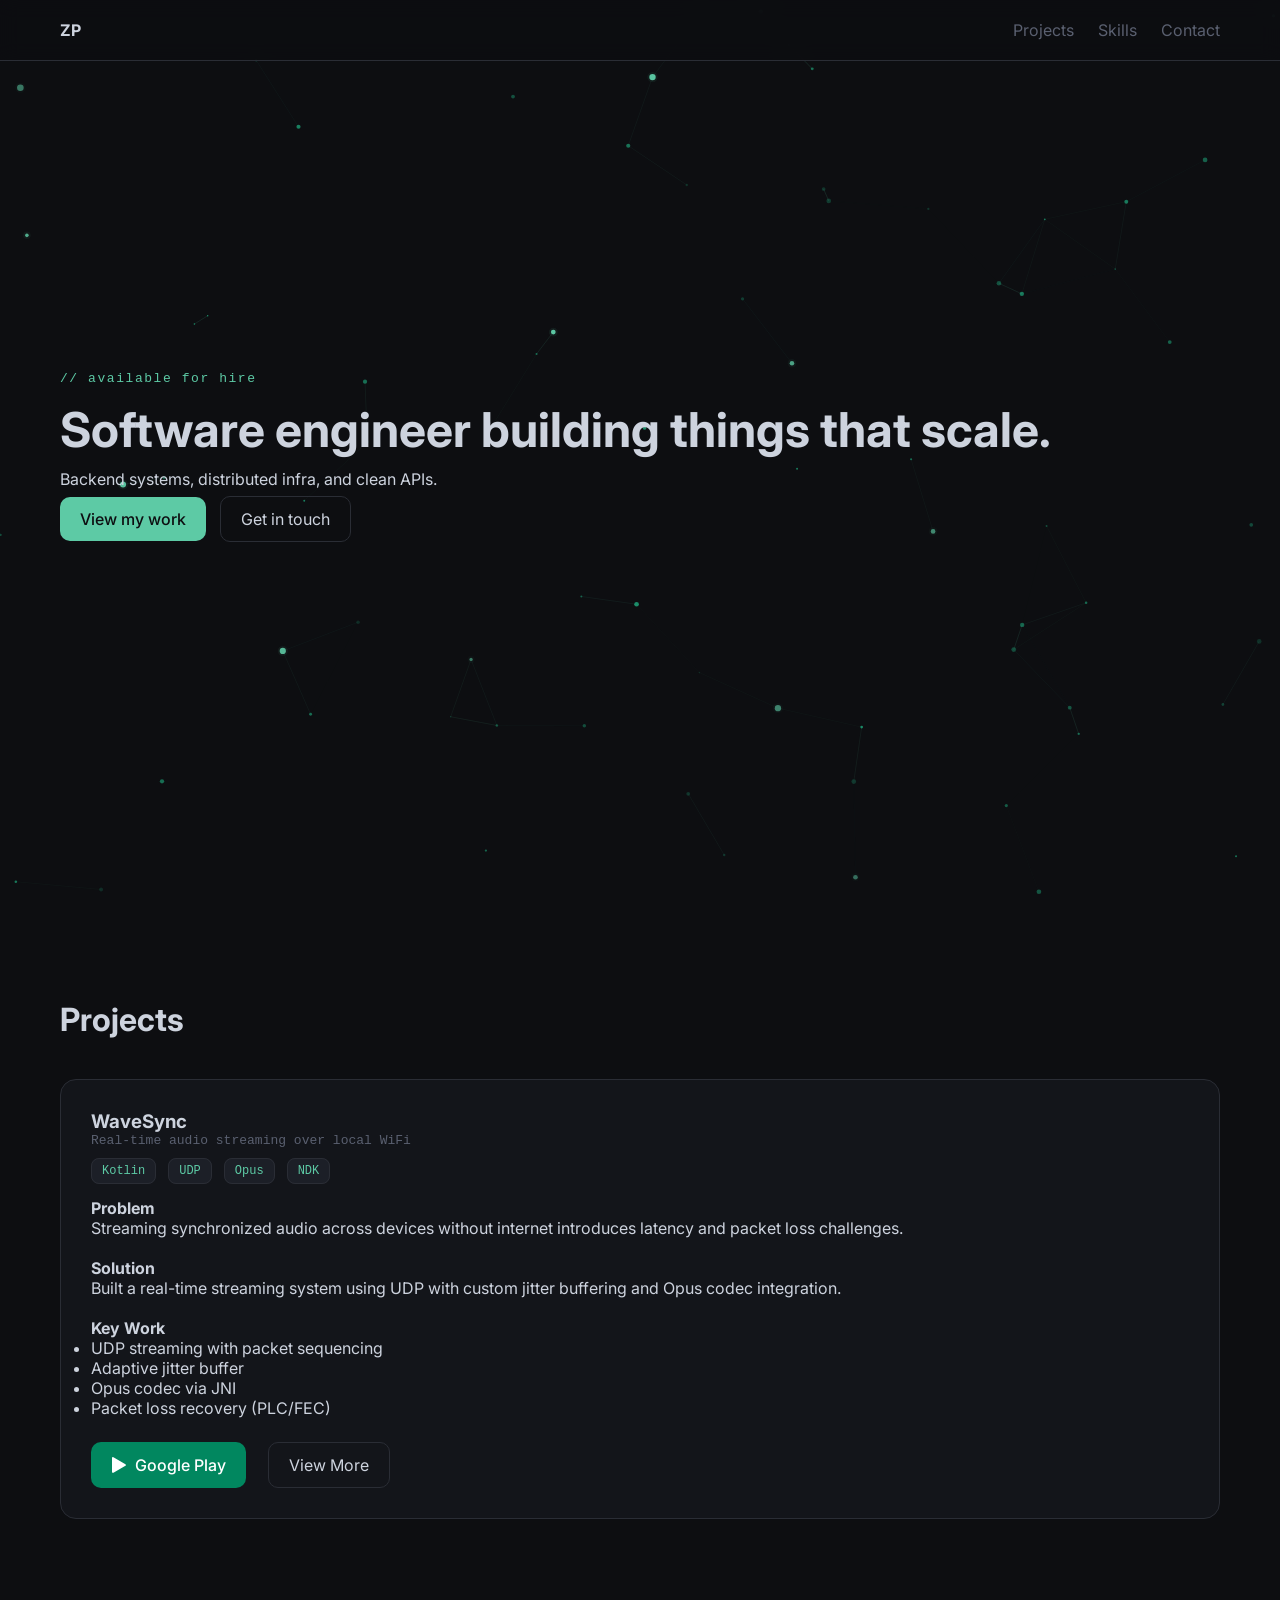
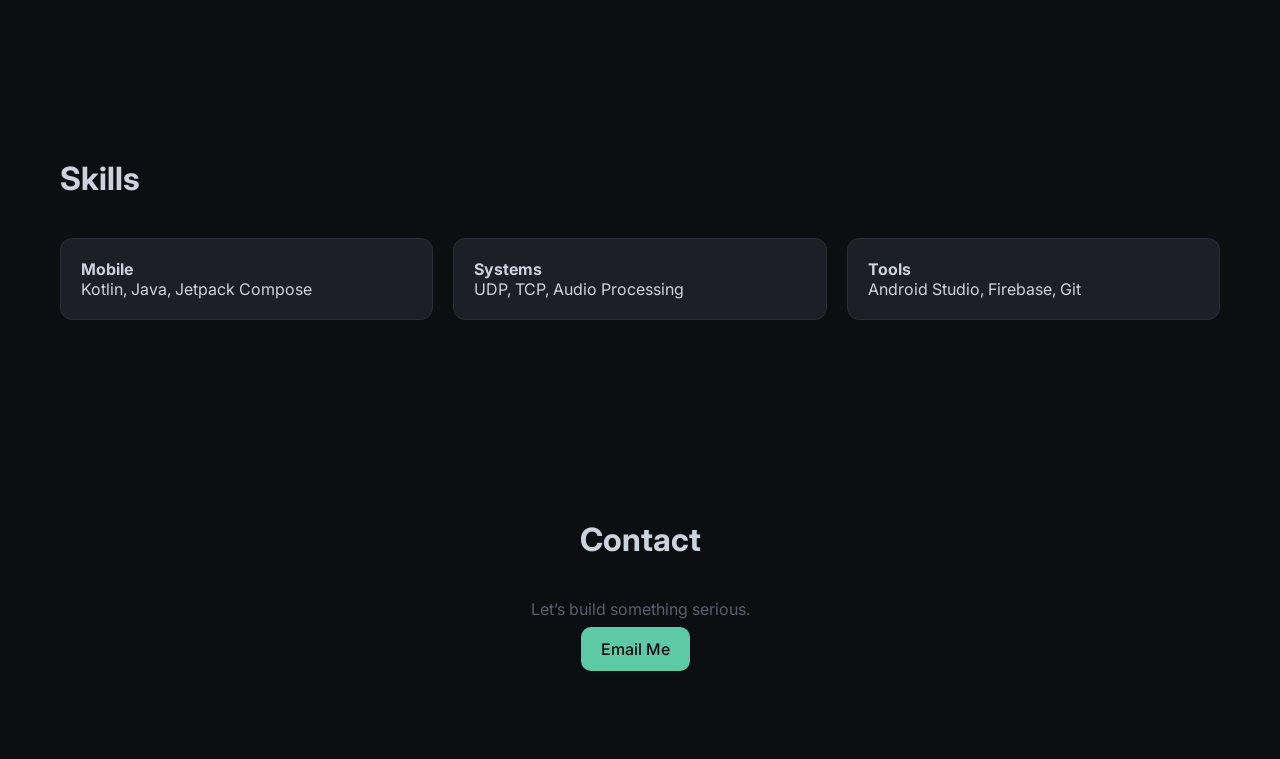
<file: index.html>
<!DOCTYPE html>
<html lang="en">
<head>
  <meta charset="UTF-8" />
  <meta name="viewport" content="width=device-width, initial-scale=1.0"/>
  <title>Your Name - Android Developer</title>
  <link rel="stylesheet" href="style/style.css" />
  <link href="https://fonts.googleapis.com/css2?family=Inter:wght@400;700&display=swap" rel="stylesheet">
  <script src="./scripts/particles.js" defer></script>
</head>
<body>

  <!-- NAVBAR -->
  <nav class="nav">
    <div class="logo">ZP</div>
    <button class="hamburger" aria-label="Toggle menu">
      <span></span><span></span><span></span>
    </button>
    <div class="nav-links">
      <a href="#projects">Projects</a>
      <a href="#skills">Skills</a>
      <a href="#contact">Contact</a>
    </div>
  </nav>

  <!-- HERO -->
 <section class="hero">
  <canvas id="p-canvas"></canvas>
  <div class="hero-text">
    <p class="hero-label">// available for hire</p>
    <h1>Software engineer building things that scale.</h1>
    <p>Backend systems, distributed infra, and clean APIs.</p>
    <div class="buttons">
      <a href="#projects" class="btn primary">View my work</a>
      <a href="#contact" class="btn secondary">Get in touch</a>
    </div>
  </div>
</section>

  <!-- PROJECTS -->
  <section id="projects" class="section">
    <h2>Projects</h2>

    <div class="project-card">
      <h3>WaveSync</h3>
      <p class="tagline">Real-time audio streaming over local WiFi</p>

      <div class="tags">
        <span>Kotlin</span>
        <span>UDP</span>
        <span>Opus</span>
        <span>NDK</span>
      </div>

      <div class="project-content">
        <div>
          <h4>Problem</h4>
          <p>Streaming synchronized audio across devices without internet introduces latency and packet loss challenges.</p>
        </div>

        <div>
          <h4>Solution</h4>
          <p>Built a real-time streaming system using UDP with custom jitter buffering and Opus codec integration.</p>
        </div>

        <div>
          <h4>Key Work</h4>
          <ul>
            <li>UDP streaming with packet sequencing</li>
            <li>Adaptive jitter buffer</li>
            <li>Opus codec via JNI</li>
            <li>Packet loss recovery (PLC/FEC)</li>
          </ul>
        </div>
      </div>

      <div class="project-links">
        <a href="https://play.google.com/store/apps/details?id=com.kunano.wavesynch&hl=en" class="btn btn-play" target="_blank" rel="noopener">
          <svg width="16" height="16" viewBox="0 0 24 24" fill="currentColor" aria-hidden="true">
            <path d="M3.18 23.76A1.5 1.5 0 0 1 1.5 22.5V1.5A1.5 1.5 0 0 1 3.66.3l18 10.5a1.5 1.5 0 0 1 0 2.4l-18 10.5a1.5 1.5 0 0 1-.48.06z"/>
          </svg>
          Google Play
        </a>
        <a href="projects/wavesynch/index.html" class="btn secondary">View More</a>
      </div>
    </div>
  </section>

  <!-- SKILLS -->
  <section id="skills" class="section">
    <h2>Skills</h2>

    <div class="skills-grid">
      <div class="skill-box">
        <h4>Mobile</h4>
        <p>Kotlin, Java, Jetpack Compose</p>
      </div>

      <div class="skill-box">
        <h4>Systems</h4>
        <p>UDP, TCP, Audio Processing</p>
      </div>

      <div class="skill-box">
        <h4>Tools</h4>
        <p>Android Studio, Firebase, Git</p>
      </div>
    </div>
  </section>

  <!-- CONTACT -->
  <section id="contact" class="section contact">
    <h2>Contact</h2>
    <p>Let’s build something serious.</p>
    <a href="mailto:your@email.com" class="btn primary">Email Me</a>
  </section>

  <script>
    var hamburger = document.querySelector('.hamburger');
    var navLinks  = document.querySelector('.nav-links');
    hamburger.addEventListener('click', function() {
      navLinks.classList.toggle('open');
    });
    document.querySelectorAll('.nav-links a').forEach(function(link) {
      link.addEventListener('click', function() {
        navLinks.classList.remove('open');
      });
    });
  </script>
</body>
</html>
</file>
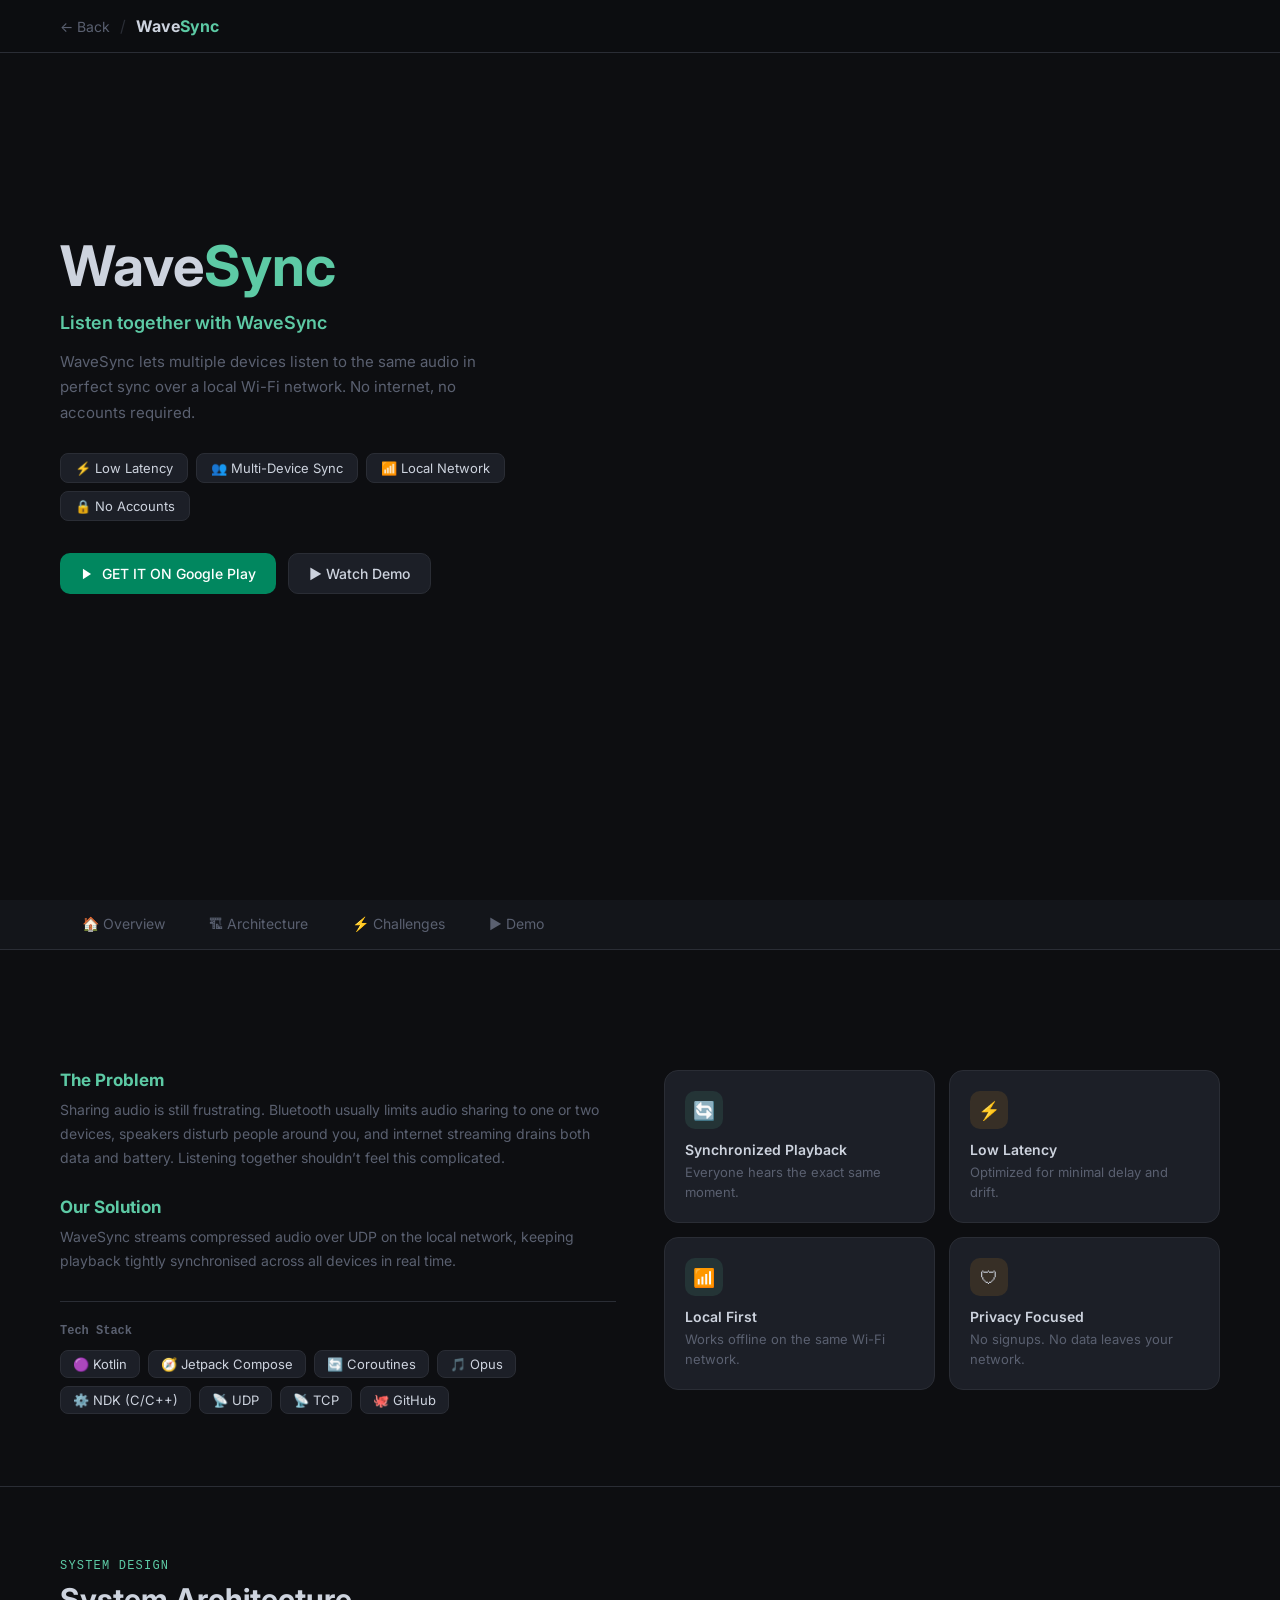
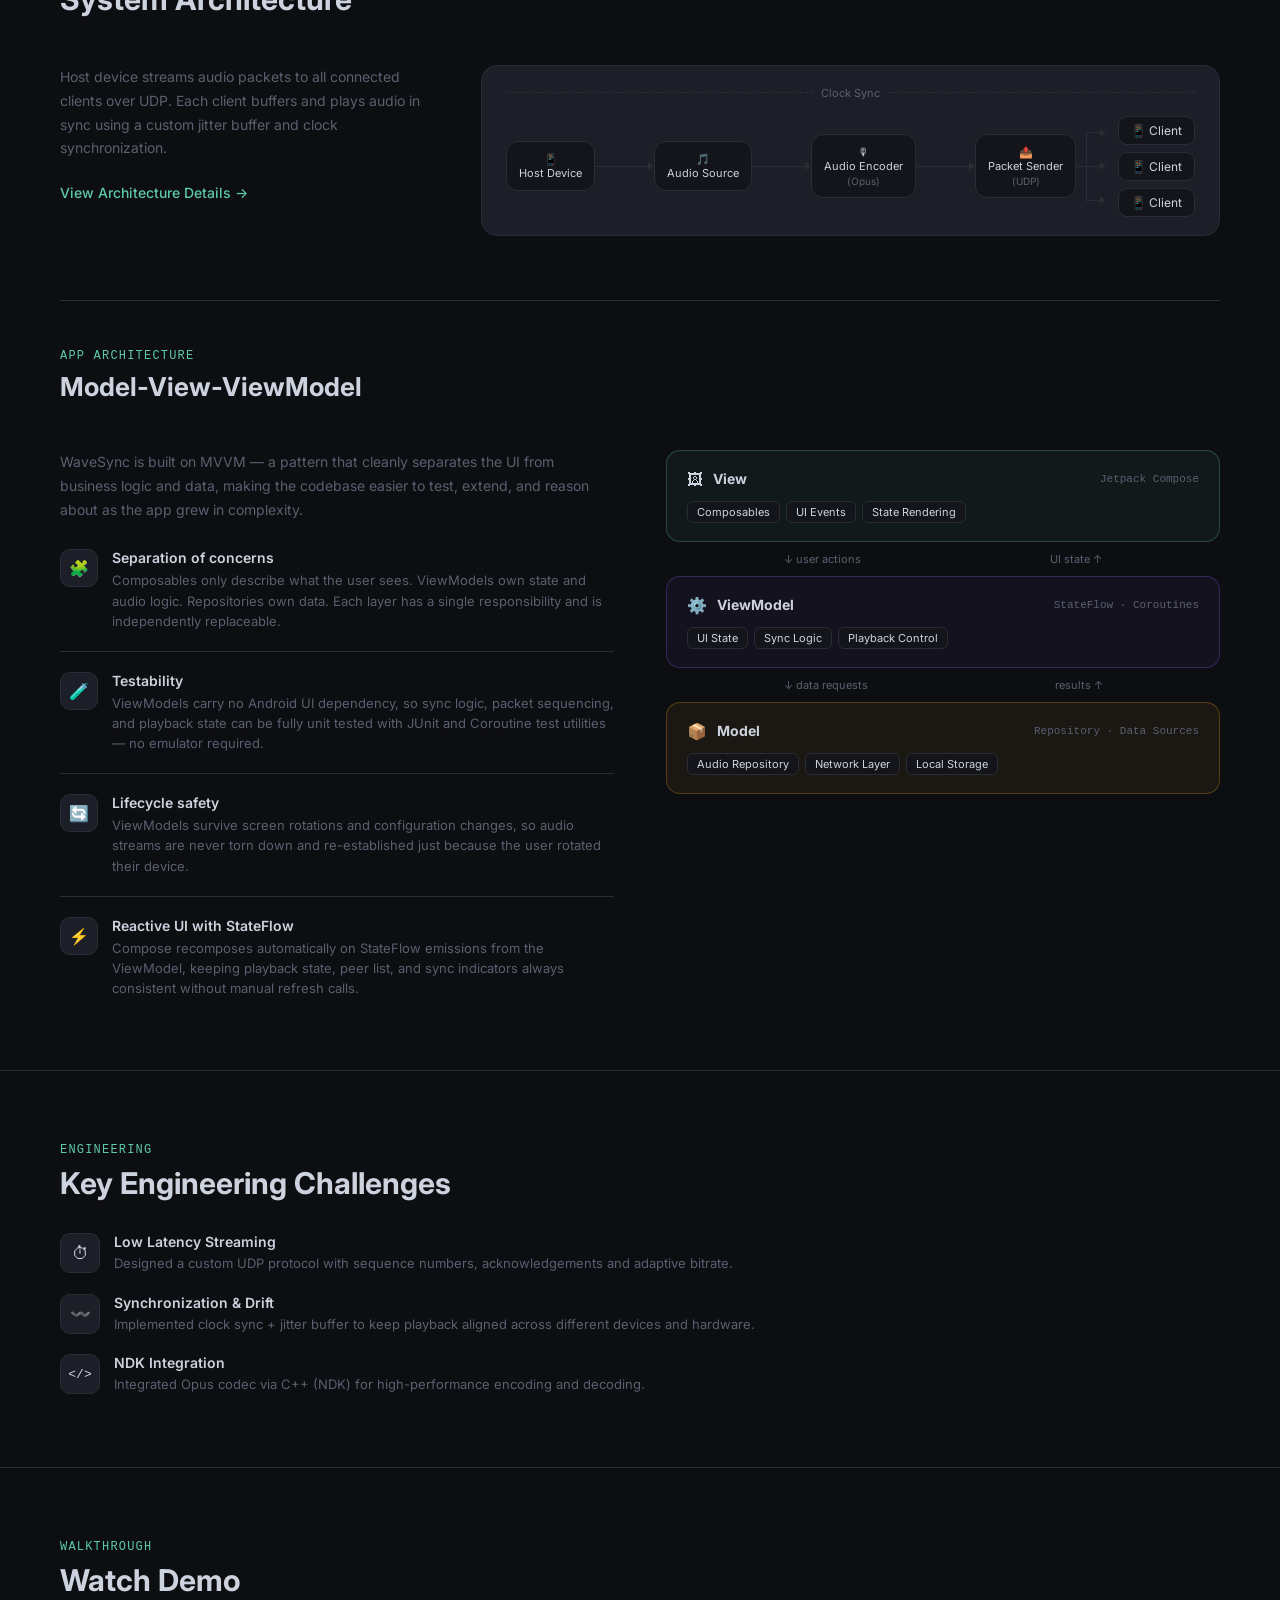
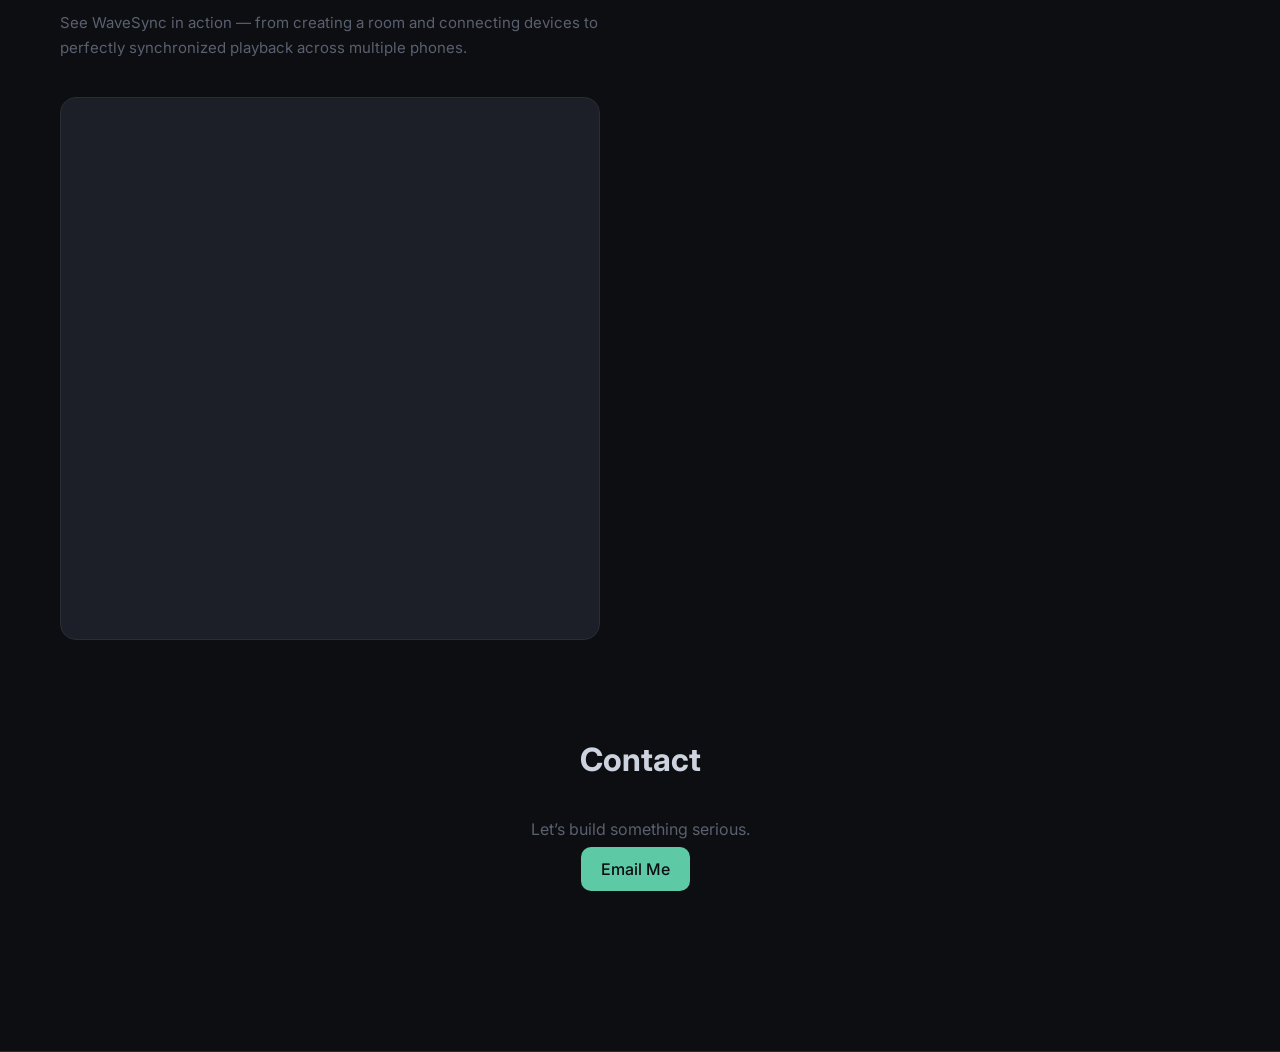
<file: projects/wavesynch/index.html>
<!DOCTYPE html>
<html lang="en">
<head>
  <meta charset="UTF-8" />
  <meta name="viewport" content="width=device-width, initial-scale=1.0" />
  <title>WaveSync — Portfolio</title>
  <link rel="preconnect" href="https://fonts.googleapis.com" />
  <link href="https://fonts.googleapis.com/css2?family=Inter:wght@400;500;600;700&display=swap" rel="stylesheet" />
  <link rel="stylesheet" href="../style/styles.css" />
  <link rel="stylesheet" href="../../style/style.css" />
</head>
<body>

  <!-- TOP NAV -->
  <nav class="ws-topbar">
    <a href="../../index.html">← Back</a>
    <span class="sep">/</span>
    <span class="ws-title">Wave<em>Sync</em></span>
  </nav>

  <!-- HERO -->
  <section class="ws-hero">
    <div class="ws-hero-left">

      <h1>Wave<em>Sync</em></h1>
      <p class="ws-tagline">Listen together with WaveSync</p>
      <p class="ws-hero-desc">WaveSync lets multiple devices listen to the same audio in perfect sync over a local Wi-Fi network. No internet, no accounts required.</p>

      <div class="ws-pills">
        <span class="ws-pill">⚡ Low Latency</span>
        <span class="ws-pill">👥 Multi-Device Sync</span>
        <span class="ws-pill">📶 Local Network</span>
        <span class="ws-pill">🔒 No Accounts</span>
      </div>

      <div class="ws-hero-btns">
        <a href="https://play.google.com/store/apps/details?id=com.kunano.wavesynch&hl=en" class="ws-btn ws-btn-play">
          <svg width="14" height="14" viewBox="0 0 24 24" fill="currentColor"><path d="M5 3l14 9-14 9V3z"/></svg>
          GET IT ON Google Play
        </a>
        <a href="#demo" class="ws-btn ws-btn-demo">▶ Watch Demo</a>
      </div>
    </div>

  </section>

  <!-- TAB BAR -->
  <nav class="ws-tabbar">
    <div class="ws-tabbar-inner">
      <a href="#overview"     class="ws-tab active">🏠 Overview</a>
      <a href="#architecture" class="ws-tab">🏗 Architecture</a>
      <a href="#challenges"   class="ws-tab">⚡ Challenges</a>
      <a href="#demo"         class="ws-tab">▶ Demo</a>
    </div>
  </nav>

  <!-- OVERVIEW -->
  <section id="overview" class="ws-section">
    <div class="ws-overview-grid">
      <div class="ws-prob-sol">
        <h3>The Problem</h3>
        <p>Sharing audio is still frustrating. Bluetooth usually limits audio sharing to one or two devices, speakers disturb people around you, and internet streaming drains both data and battery. Listening together shouldn’t feel this complicated.</p>
        <h3>Our Solution</h3>
        <p>WaveSync streams compressed audio over UDP on the local network, keeping playback tightly synchronised across all devices in real time.</p>

        <div class="ws-tech-stack">
          <h4>Tech Stack</h4>
          <div class="ws-tech-list">
            <span class="ws-tech-chip">🟣 Kotlin</span>
            <span class="ws-tech-chip">🧭 Jetpack Compose</span>
            <span class="ws-tech-chip">🔄 Coroutines</span>
            <span class="ws-tech-chip">🎵 Opus</span>
            <span class="ws-tech-chip">⚙️ NDK (C/C++)</span>
            <span class="ws-tech-chip">📡 UDP</span>
            <span class="ws-tech-chip">📡 TCP</span>
            <span class="ws-tech-chip">🐙 GitHub</span>
          </div>
        </div>
      </div>

      <div class="ws-feat-grid">
        <div class="ws-feat-card">
          <div class="ws-feat-icon" style="background:rgba(93,202,165,.12);">🔄</div>
          <h4>Synchronized Playback</h4>
          <p>Everyone hears the exact same moment.</p>
        </div>
        <div class="ws-feat-card">
          <div class="ws-feat-icon" style="background:rgba(245,166,35,.12);">⚡</div>
          <h4>Low Latency</h4>
          <p>Optimized for minimal delay and drift.</p>
        </div>
        <div class="ws-feat-card">
          <div class="ws-feat-icon" style="background:rgba(93,202,165,.12);">📶</div>
          <h4>Local First</h4>
          <p>Works offline on the same Wi-Fi network.</p>
        </div>
        <div class="ws-feat-card">
          <div class="ws-feat-icon" style="background:rgba(245,166,35,.12);">🛡</div>
          <h4>Privacy Focused</h4>
          <p>No signups. No data leaves your network.</p>
        </div>
      </div>
    </div>
  </section>

  <!-- ARCHITECTURE -->
  <section id="architecture" class="ws-section">
    <div class="ws-eyebrow">System Design</div>
    <h2>System Architecture</h2>

    <div class="ws-arch-layout">
      <div class="ws-arch-desc">
        <p>Host device streams audio packets to all connected clients over UDP. Each client buffers and plays audio in sync using a custom jitter buffer and clock synchronization.</p>
        <a href="#" class="ws-arch-link">View Architecture Details →</a>
      </div>

      <div class="ws-diagram">
        <div class="ws-clock-row">
          <div class="ws-clock-line"></div>
          <span>Clock Sync</span>
          <div class="ws-clock-line"></div>
        </div>

        <div class="ws-flow">
          <div class="ws-node">📱<br>Host Device</div>
          <div class="ws-arr"><div class="ws-arr-line"></div><div class="ws-arr-tip"></div></div>
          <div class="ws-node">🎵<br>Audio Source</div>
          <div class="ws-arr"><div class="ws-arr-line"></div><div class="ws-arr-tip"></div></div>
          <div class="ws-node">🎙<br>Audio Encoder<span>(Opus)</span></div>
          <div class="ws-arr"><div class="ws-arr-line"></div><div class="ws-arr-tip"></div></div>
          <div class="ws-node">📤<br>Packet Sender<span>(UDP)</span></div>
          <div class="ws-fanout">
            <div class="ws-fanout-stem"></div>
            <div class="ws-fanout-body">
              <div class="ws-fanout-branch"></div>
              <div class="ws-fanout-branch"></div>
              <div class="ws-fanout-branch"></div>
            </div>
          </div>
          <div class="ws-clients">
            <div class="ws-client">📱 Client</div>
            <div class="ws-client">📱 Client</div>
            <div class="ws-client">📱 Client</div>
          </div>
        </div>
      </div>
    </div>

    <!-- SEQUENCE DIAGRAM EXPAND PANEL -->
    <div id="arch-detail" class="ws-arch-detail-panel" aria-hidden="true">
      <div style="margin-bottom:24px;">
        <div class="ws-eyebrow">Protocol Flow</div>
        <h3 style="font-size:20px;color:var(--text);font-weight:600;">Connection System Design</h3>
      </div>
      <div class="ws-arch-detail-inner">

        <!-- LEFT: design rationale -->
        <div class="ws-arch-rationale">
          <div class="ws-rationale-heading">Design Rationale</div>

          <div class="ws-rationale-item">
            <span class="ws-rationale-tag tcp">TCP</span>
            <div class="ws-rationale-body">
              <h5>Reliable handshake before streaming</h5>
              <p>The host must know the guest's UDP port before any audio can flow. TCP's guaranteed delivery and ordering ensures this setup exchange never silently fails — a dropped or reordered message here would mean the stream never starts.</p>
            </div>
          </div>

          <div class="ws-rationale-item">
            <span class="ws-rationale-tag udp">UDP</span>
            <div class="ws-rationale-body">
              <h5>Fire-and-forget for the audio stream</h5>
              <p>A dropped audio packet produces a brief glitch; waiting for TCP to retransmit it would cause a far more jarring stutter — and arrive too late to be useful. UDP's lack of retransmission overhead is exactly what keeps latency low and playback smooth across devices.</p>
            </div>
          </div>

          <div class="ws-rationale-item">
            <span class="ws-rationale-tag tcp">TCP</span>
            <div class="ws-rationale-body">
              <h5>Guaranteed delivery for session control</h5>
              <p>Expulsion and control messages switch back to TCP because they must arrive. If a guest never receives their kick notification they would keep a buffer open and continue playing stale audio indefinitely, which would be a confusing and broken experience.</p>
            </div>
          </div>
        </div>

        <!-- RIGHT: sequence diagram -->
        <div class="ws-seq-diagram">

          <div class="ws-seq-participants">
            <div class="ws-seq-actor">Host</div>
            <div class="ws-seq-actor">Guest</div>
          </div>

          <div class="ws-seq-body">

            <!-- TCP: handshake -->
            <div class="ws-seq-frame ws-seq-tcp">
              <span class="ws-seq-frame-label">TCP protocol</span>

              <div class="ws-seq-msg ws-seq-rtl">
                <span class="ws-seq-msg-text">Connection request</span>
                <div class="ws-seq-arrow-line"></div>
              </div>
              <div class="ws-seq-msg ws-seq-ltr ws-seq-dash">
                <span class="ws-seq-msg-text">Answer</span>
                <div class="ws-seq-arrow-line"></div>
              </div>
              <div class="ws-seq-msg ws-seq-rtl ws-seq-dash">
                <span class="ws-seq-msg-text">UDP port ready on guest side</span>
                <div class="ws-seq-arrow-line"></div>
              </div>
            </div>

            <!-- UDP: audio -->
            <div class="ws-seq-frame ws-seq-udp">
              <span class="ws-seq-frame-label">UDP protocol</span>

              <div class="ws-seq-msg ws-seq-ltr">
                <span class="ws-seq-msg-text">Audio stream</span>
                <div class="ws-seq-arrow-line"></div>
              </div>
            </div>

            <!-- TCP: session control -->
            <div class="ws-seq-frame ws-seq-tcp">
              <span class="ws-seq-frame-label">TCP protocol</span>

              <div class="ws-seq-msg ws-seq-ltr">
                <span class="ws-seq-msg-text">Notify guest of their expulsion</span>
                <div class="ws-seq-arrow-line"></div>
              </div>
              <div class="ws-seq-divider">Session control panel</div>
            </div>

          </div>
        </div>

      </div>
    </div>

    <!-- MVVM SUBSECTION -->
    <div class="ws-mvvm-sub">
      <div class="ws-eyebrow">App Architecture</div>
      <h3 class="ws-mvvm-heading">Model-View-ViewModel</h3>

      <div class="ws-mvvm-layout">

        <!-- Left: rationale -->
        <div>
          <p class="ws-mvvm-intro">WaveSync is built on MVVM — a pattern that cleanly separates the UI from business logic and data, making the codebase easier to test, extend, and reason about as the app grew in complexity.</p>

          <div class="ws-mvvm-reasons">
            <div class="ws-mvvm-reason">
              <div class="ws-mvvm-reason-icon">🧩</div>
              <div>
                <h5>Separation of concerns</h5>
                <p>Composables only describe what the user sees. ViewModels own state and audio logic. Repositories own data. Each layer has a single responsibility and is independently replaceable.</p>
              </div>
            </div>
            <div class="ws-mvvm-reason">
              <div class="ws-mvvm-reason-icon">🧪</div>
              <div>
                <h5>Testability</h5>
                <p>ViewModels carry no Android UI dependency, so sync logic, packet sequencing, and playback state can be fully unit tested with JUnit and Coroutine test utilities — no emulator required.</p>
              </div>
            </div>
            <div class="ws-mvvm-reason">
              <div class="ws-mvvm-reason-icon">🔄</div>
              <div>
                <h5>Lifecycle safety</h5>
                <p>ViewModels survive screen rotations and configuration changes, so audio streams are never torn down and re-established just because the user rotated their device.</p>
              </div>
            </div>
            <div class="ws-mvvm-reason">
              <div class="ws-mvvm-reason-icon">⚡</div>
              <div>
                <h5>Reactive UI with StateFlow</h5>
                <p>Compose recomposes automatically on StateFlow emissions from the ViewModel, keeping playback state, peer list, and sync indicators always consistent without manual refresh calls.</p>
              </div>
            </div>
          </div>
        </div>

        <!-- Right: diagram -->
        <div class="ws-mvvm-diagram">

          <div class="ws-mvvm-layer ws-mvvm-view">
            <div class="ws-mvvm-layer-header">
              <span>🖼</span>
              <span class="ws-mvvm-layer-name">View</span>
              <span class="ws-mvvm-layer-sub">Jetpack Compose</span>
            </div>
            <div class="ws-mvvm-chips">
              <span class="ws-mvvm-chip">Composables</span>
              <span class="ws-mvvm-chip">UI Events</span>
              <span class="ws-mvvm-chip">State Rendering</span>
            </div>
          </div>

          <div class="ws-mvvm-conn">
            <span>↓ user actions</span>
            <span>UI state ↑</span>
          </div>

          <div class="ws-mvvm-layer ws-mvvm-vm">
            <div class="ws-mvvm-layer-header">
              <span>⚙️</span>
              <span class="ws-mvvm-layer-name">ViewModel</span>
              <span class="ws-mvvm-layer-sub">StateFlow · Coroutines</span>
            </div>
            <div class="ws-mvvm-chips">
              <span class="ws-mvvm-chip">UI State</span>
              <span class="ws-mvvm-chip">Sync Logic</span>
              <span class="ws-mvvm-chip">Playback Control</span>
            </div>
          </div>

          <div class="ws-mvvm-conn">
            <span>↓ data requests</span>
            <span>results ↑</span>
          </div>

          <div class="ws-mvvm-layer ws-mvvm-model">
            <div class="ws-mvvm-layer-header">
              <span>📦</span>
              <span class="ws-mvvm-layer-name">Model</span>
              <span class="ws-mvvm-layer-sub">Repository · Data Sources</span>
            </div>
            <div class="ws-mvvm-chips">
              <span class="ws-mvvm-chip">Audio Repository</span>
              <span class="ws-mvvm-chip">Network Layer</span>
              <span class="ws-mvvm-chip">Local Storage</span>
            </div>
          </div>

        </div>
      </div>
    </div>

  </section>

  <!-- CHALLENGES -->
  <section id="challenges" class="ws-section">
      <div class="ws-eyebrow">Engineering</div>
      <h2>Key Engineering Challenges</h2>

      <div class="ws-challenge-list">
        <div class="ws-ch-item">
          <div class="ws-ch-icon">⏱</div>
          <div>
            <h4>Low Latency Streaming</h4>
            <p>Designed a custom UDP protocol with sequence numbers, acknowledgements and adaptive bitrate.</p>
          </div>
        </div>

        <div class="ws-ch-item">
          <div class="ws-ch-icon">〰️</div>
          <div>
            <h4>Synchronization &amp; Drift</h4>
            <p>Implemented clock sync + jitter buffer to keep playback aligned across different devices and hardware.</p>
          </div>
        </div>
        <div class="ws-ch-item">
          <div class="ws-ch-icon" style="font-size:13px;font-family:monospace;">&lt;/&gt;</div>
          <div>
            <h4>NDK Integration</h4>
            <p>Integrated Opus codec via C++ (NDK) for high-performance encoding and decoding.</p>
          </div>
        </div>
      </div>
  </section>

  <!-- WATCH DEMO -->
  <section id="demo" class="ws-section">
    <div class="ws-eyebrow">Walkthrough</div>
    <h2>Watch Demo</h2>
    <p style="color:var(--muted);font-size:15px;line-height:1.7;margin-top:8px;max-width:560px;">See WaveSync in action — from creating a room and connecting devices to perfectly synchronized playback across multiple phones.</p>

    <div style="margin-top:36px;background:var(--card);border:1px solid var(--border);border-radius:16px;overflow:hidden;max-width:540px;width:100%;">
      <iframe src="https://www.linkedin.com/embed/feed/update/urn:li:ugcPost:7422322542562021376" height="541" frameborder="0" allowfullscreen="" title="WaveSync Demo" style="display:block;width:100%;min-width:0;"></iframe>
    </div>
    <!-- CONTACT -->
  <section id="contact" class="section contact">
    <h2>Contact</h2>
    <p>Let’s build something serious.</p>
    <a href="mailto:your@email.com" class="btn primary">Email Me</a>
  </section>

  </section>

  <script>
    const sections = document.querySelectorAll('section[id]');
    const tabs = document.querySelectorAll('.ws-tab');

    const io = new IntersectionObserver(entries => {
      entries.forEach(e => {
        if (e.isIntersecting) {
          tabs.forEach(t => t.classList.remove('active'));
          const match = document.querySelector(`.ws-tab[href="#${e.target.id}"]`);
          if (match) match.classList.add('active');
        }
      });
    }, { rootMargin: '-45% 0px -45% 0px' });

    sections.forEach(s => io.observe(s));

    const archToggle = document.querySelector('.ws-arch-link');
    const archPanel  = document.getElementById('arch-detail');
    if (archToggle && archPanel) {
      archToggle.addEventListener('click', function(e) {
        e.preventDefault();
        const isOpen = archPanel.classList.toggle('open');
        archPanel.setAttribute('aria-hidden', String(!isOpen));
        this.textContent = isOpen ? 'Hide Architecture Details ↑' : 'View Architecture Details →';
      });
    }
  </script>

</body>
</html>
</file>
<file: style/style.css>
:root {
  --bg:      #0D0E11;
  --surface: #13151A;
  --card:    #1C1F27;
  --border:  #2A2D35;
  --muted:   #5A6070;
  --text:    #CDD3DE;
  --accent:  #5DCAA5;
}

* {
  margin: 0;
  padding: 0;
  box-sizing: border-box;
  font-family: 'Inter', sans-serif;
}

body {
  background: var(--bg);
  color: var(--text);
}

/* NAV */
.nav {
  display: flex;
  justify-content: space-between;
  align-items: center;
  padding: 20px 60px;
  position: fixed;
  width: 100%;
  background: rgba(13, 14, 17, 0.85);
  backdrop-filter: blur(10px);
  border-bottom: 1px solid var(--border);
  z-index: 100;
}

.hamburger {
  display: none;
  flex-direction: column;
  gap: 5px;
  background: none;
  border: none;
  cursor: pointer;
  padding: 4px;
}

.hamburger span {
  display: block;
  width: 22px;
  height: 2px;
  background: var(--text);
  border-radius: 2px;
}

.logo {
  font-weight: bold;
  color: var(--text);
}

.nav a {
  margin-left: 20px;
  color: var(--muted);
  text-decoration: none;
}

/* HERO */
.hero {
  position: relative;
  height: 100vh;
  display: flex;
  align-items: center;
  padding: 0 60px;
  overflow: hidden;
}

.hero h1 {
  font-size: 48px;
  line-height: 1.15;
  margin-bottom: 12px;
}

#p-canvas {
  position: absolute;
  top: 0; left: 0;
  width: 100%; height: 100%;
  z-index: 0;
}

.hero-text {
  position: relative;
  z-index: 1;
}

.hero-label {
  font-family: monospace;
  font-size: 13px;
  color: var(--accent);
  letter-spacing: 0.12em;
  margin-bottom: 16px;
}

.buttons {
  margin-top: 20px;
}

.btn {
  padding: 12px 20px;
  border-radius: 10px;
  text-decoration: none;
  margin-right: 10px;
}

.primary {
  background: var(--accent);
  color: var(--bg);
  font-weight: 500;
}

.secondary {
  border: 1px solid var(--border);
  color: var(--text);
}

/* SECTION */
.section {
  padding: 100px 60px;
}

.section h2 {
  font-size: 32px;
  margin-bottom: 40px;
  color: var(--text);
}

/* PROJECT CARD */
.project-card {
  background: var(--surface);
  border: 1px solid var(--border);
  padding: 30px;
  border-radius: 16px;
  margin-bottom: 40px;
}

.tagline {
  color: var(--muted);
  margin-bottom: 10px;
  font-family: monospace;
  font-size: 13px;
}

.tags span {
  background: var(--card);
  color: var(--accent);
  border: 0.5px solid var(--border);
  padding: 5px 10px;
  border-radius: 8px;
  margin-right: 8px;
  font-size: 12px;
  font-family: monospace;
}

.project-content {
  margin-top: 20px;
}

.project-content div {
  margin-bottom: 20px;
}

.project-links {
  display: flex;
  gap: 12px;
  margin-top: 24px;
  flex-wrap: wrap;
}

.btn-play {
  background: #01875f;
  color: #fff;
  font-weight: 500;
  display: inline-flex;
  align-items: center;
  gap: 8px;
}

/* SKILLS */
.skills-grid {
  display: flex;
  gap: 20px;
}

.skill-box {
  background: var(--card);
  border: 1px solid var(--border);
  padding: 20px;
  border-radius: 12px;
  flex: 1;
}

/* CONTACT */
.contact {
  text-align: center;
}

.contact p {
  margin: 20px 0;
  color: var(--muted);
}

/* RESPONSIVE — tablet */
@media (max-width: 900px) {
  .nav {
    padding: 18px 32px;
  }

  .hero {
    padding: 0 32px;
  }

  .hero h1 {
    font-size: 38px;
  }

  .section {
    padding: 80px 32px;
  }
}

/* RESPONSIVE — mobile */
@media (max-width: 640px) {
  .nav {
    padding: 16px 20px;
    flex-wrap: wrap;
    gap: 0;
  }

  .hamburger {
    display: flex;
  }

  .nav-links {
    display: none;
    width: 100%;
    flex-direction: column;
    padding: 8px 0 4px;
  }

  .nav-links.open {
    display: flex;
  }

  .nav a {
    margin-left: 0;
    padding: 10px 0;
    border-top: 1px solid var(--border);
  }

  .hero {
    padding: 0 20px;
    align-items: flex-end;
    padding-bottom: 80px;
  }

  .hero h1 {
    font-size: 26px;
  }

  .section {
    padding: 60px 20px;
  }

  .section h2 {
    font-size: 24px;
    margin-bottom: 28px;
  }

  .project-card {
    padding: 20px;
  }

  .tags {
    display: flex;
    flex-wrap: wrap;
    gap: 8px;
  }

  .tags span {
    margin-right: 0;
  }

  .skills-grid {
    flex-direction: column;
  }

  .buttons {
    display: flex;
    flex-direction: column;
    gap: 12px;
    align-items: flex-start;
  }

  .btn {
    margin-right: 0;
  }
}
</file>
<file: projects/style/styles.css>
:root {
      --bg:      #0D0E11;
      --surface: #13151A;
      --card:    #1C1F27;
      --border:  #2A2D35;
      --muted:   #5A6070;
      --text:    #CDD3DE;
      --accent:  #5DCAA5;
    }
    *, *::before, *::after { margin: 0; padding: 0; box-sizing: border-box; }
    body { background: var(--bg); color: var(--text); font-family: 'Inter', sans-serif; }

    /* ── TOP NAV ── */
    .ws-topbar {
      display: flex;
      align-items: center;
      gap: 10px;
      padding: 16px 60px;
      position: fixed;
      width: 100%;
      background: rgba(13,14,17,0.9);
      backdrop-filter: blur(12px);
      border-bottom: 1px solid var(--border);
      z-index: 200;
    }
    .ws-topbar a {
      color: var(--muted);
      text-decoration: none;
      font-size: 14px;
      transition: color .2s;
    }
    .ws-topbar a:hover { color: var(--text); }
    .ws-topbar .sep { color: var(--border); }
    .ws-topbar .ws-title { font-weight: 700; color: var(--text); }
    .ws-topbar .ws-title em { font-style: normal; color: var(--accent); }

    /* ── HERO ── */
    .ws-hero {
      min-height: 100vh;
      display: flex;
      align-items: center;
      gap: 60px;
      padding: 10px 60px 80px;
    }
    .ws-hero-left { flex: 1; max-width: 560px; }
    .ws-hero-right {
      flex: 1;
      display: flex;
      justify-content: center;
      align-items: center;
    }

    .ws-hero h1 {
      font-size: 56px;
      font-weight: 700;
      line-height: 1.1;
      margin-bottom: 14px;
      color: var(--text);
    }
    .ws-hero h1 em { font-style: normal; color: var(--accent); }

    .ws-tagline {
      font-size: 18px;
      font-weight: 600;
      color: var(--accent);
      margin-bottom: 16px;
    }
    .ws-hero-desc {
      font-size: 15px;
      color: var(--muted);
      line-height: 1.7;
      margin-bottom: 28px;
      max-width: 460px;
    }

    .ws-pills {
      display: flex;
      flex-wrap: wrap;
      gap: 8px;
      margin-bottom: 32px;
    }
    .ws-pill {
      background: var(--card);
      border: 1px solid var(--border);
      color: var(--text);
      font-size: 13px;
      padding: 6px 14px;
      border-radius: 8px;
    }

    .ws-hero-btns { display: flex; flex-wrap: wrap; gap: 12px; }
    .ws-btn {
      display: inline-flex;
      align-items: center;
      gap: 8px;
      padding: 11px 20px;
      border-radius: 10px;
      font-size: 14px;
      font-weight: 500;
      text-decoration: none;
      transition: opacity .2s;
      border: none;
      cursor: pointer;
    }
    .ws-btn:hover { opacity: 0.82; }
    .ws-btn-play  { background: #01875f; color: #fff; }
    .ws-btn-gh    { background: var(--card); border: 1px solid var(--border); color: var(--text); }
    .ws-btn-demo  { background: var(--card); border: 1px solid var(--border); color: var(--text); }

    /* phone cluster */
    .ws-phone-cluster {
      position: relative;
      width: 100%;
      max-width: 420px;
      height: 380px;
    }
    .ws-phone {
      position: absolute;
      background: var(--card);
      border: 1px solid var(--border);
      border-radius: 28px;
      overflow: hidden;
      display: flex;
      flex-direction: column;
    }
    .ws-phone-main  { width: 180px; height: 360px; left: 50%; transform: translateX(-50%); top: 0; z-index: 2; }
    .ws-phone-left  { width: 140px; height: 280px; left: 10px; top: 40px; z-index: 1; opacity: .65; }
    .ws-phone-right { width: 140px; height: 280px; right: 10px; top: 40px; z-index: 1; opacity: .65; }
    .ws-phone-inner {
      padding: 16px 12px 14px;
      flex: 1;
      display: flex;
      flex-direction: column;
      align-items: center;
      gap: 8px;
    }
    .ws-phone-status { font-size: 10px; color: var(--accent); }
    .ws-wave-ring {
      border-radius: 50%;
      border: 2px solid var(--accent);
      display: flex; align-items: center; justify-content: center;
      box-shadow: 0 0 18px rgba(93,202,165,.2);
    }
    .ws-track-info { text-align: center; }
    .ws-track-info strong { display: block; font-size: 13px; color: var(--text); }
    .ws-track-info span   { font-size: 11px; color: var(--muted); }
    .ws-sync-badge {
      margin-top: auto;
      background: rgba(93,202,165,.12);
      border: 1px solid var(--accent);
      color: var(--accent);
      font-size: 10px;
      padding: 5px 10px;
      border-radius: 6px;
      display: flex; align-items: center; gap: 5px;
    }

    /* ── TAB BAR ── */
    .ws-tabbar {
      position: sticky;
      top: 53px;
      background: var(--surface);
      border-bottom: 1px solid var(--border);
      z-index: 100;
    }
    .ws-tabbar-inner {
      display: flex;
      overflow-x: auto;
      padding: 0 60px;
      scrollbar-width: none;
    }
    .ws-tabbar-inner::-webkit-scrollbar { display: none; }
    .ws-tab {
      display: flex;
      align-items: center;
      gap: 7px;
      padding: 15px 22px;
      color: var(--muted);
      font-size: 14px;
      text-decoration: none;
      border-bottom: 2px solid transparent;
      white-space: nowrap;
      transition: color .2s;
    }
    .ws-tab:hover { color: var(--text); }
    .ws-tab.active { color: var(--accent); border-bottom-color: var(--accent); }

    /* ── SECTIONS ── */
    .ws-section {
      padding: 72px 60px;
      border-bottom: 1px solid var(--border);
    }
    .ws-eyebrow {
      font-size: 12px;
      font-family: monospace;
      color: var(--accent);
      letter-spacing: .1em;
      margin-bottom: 8px;
      text-transform: uppercase;
    }
    .ws-section h2 {
      font-size: 30px;
      color: var(--text);
      margin-bottom: 12px;
    }
    .ws-section > p {
      color: var(--muted);
      font-size: 15px;
      line-height: 1.7;
    }

    /* ── OVERVIEW ── */
    .ws-overview-grid {
      display: grid;
      grid-template-columns: 1fr 1fr;
      gap: 48px;
      margin-top: 48px;
      align-items: start;
    }
    .ws-prob-sol h3 {
      font-size: 17px;
      color: var(--accent);
      margin-bottom: 8px;
    }
    .ws-prob-sol p {
      color: var(--muted);
      font-size: 14px;
      line-height: 1.7;
      margin-bottom: 28px;
    }
    .ws-feat-grid {
      display: grid;
      grid-template-columns: 1fr 1fr;
      gap: 14px;
    }
    .ws-feat-card {
      background: var(--card);
      border: 1px solid var(--border);
      border-radius: 14px;
      padding: 20px;
    }
    .ws-feat-icon {
      width: 38px; height: 38px;
      border-radius: 10px;
      display: flex; align-items: center; justify-content: center;
      font-size: 18px;
      margin-bottom: 12px;
    }
    .ws-feat-card h4 { font-size: 14px; color: var(--text); font-weight: 600; margin-bottom: 5px; }
    .ws-feat-card p  { font-size: 13px; color: var(--muted); line-height: 1.5; }

    .ws-tech-stack {
      margin-top: 28px;
      padding-top: 22px;
      border-top: 1px solid var(--border);
    }
    .ws-tech-stack h4 { font-size: 12px; color: var(--muted); font-family: monospace; margin-bottom: 12px; }
    .ws-tech-list { display: flex; flex-wrap: wrap; gap: 8px; }
    .ws-tech-chip {
      background: var(--card);
      border: 1px solid var(--border);
      color: var(--text);
      font-size: 13px;
      padding: 5px 12px;
      border-radius: 8px;
    }

    /* ── ARCHITECTURE ── */
    .ws-arch-layout {
      display: grid;
      grid-template-columns: 1fr 2fr;
      gap: 52px;
      margin-top: 48px;
      align-items: start;
    }
    .ws-arch-desc p { color: var(--muted); font-size: 14px; line-height: 1.7; margin-bottom: 22px; }
    .ws-arch-link {
      display: inline-flex;
      align-items: center;
      gap: 5px;
      color: var(--accent);
      font-size: 14px;
      font-weight: 500;
      text-decoration: none;
    }
    .ws-arch-link:hover { text-decoration: underline; }

    .ws-diagram {
      background: var(--card);
      border: 1px solid var(--border);
      border-radius: 16px;
      padding: 28px 24px 24px;
    }
    .ws-clock-row {
      display: flex;
      align-items: center;
      gap: 8px;
      font-size: 11px;
      color: var(--muted);
      margin-bottom: 22px;
    }
    .ws-clock-line { flex: 1; border-top: 1px dashed var(--border); }

    .ws-flow {
      display: flex;
      align-items: center;
    }
    .ws-node {
      background: var(--surface);
      border: 1px solid var(--border);
      border-radius: 12px;
      padding: 10px 12px;
      text-align: center;
      font-size: 11px;
      color: var(--text);
      flex-shrink: 0;
    }
    .ws-node span { display: block; font-size: 10px; color: var(--muted); margin-top: 2px; }
    .ws-arr {
      flex: 1;
      display: flex;
      align-items: center;
      min-width: 16px;
    }
    .ws-arr-line { flex: 1; height: 1px; background: var(--border); }
    .ws-arr-tip  {
      width: 0; height: 0;
      border-top: 4px solid transparent;
      border-bottom: 4px solid transparent;
      border-left: 6px solid var(--border);
    }
    .ws-clients { display: flex; flex-direction: column; gap: 7px; margin-left: 12px; }
    .ws-client  {
      display: flex; align-items: center; gap: 7px;
      background: var(--surface);
      border: 1px solid var(--border);
      border-radius: 9px;
      padding: 8px 12px;
      font-size: 12px;
      color: var(--text);
      white-space: nowrap;
    }

    /* ── CHALLENGES + PERFORMANCE ── */
    .ws-cp-wrap {
      display: grid;
      grid-template-columns: 1fr 1fr;
      border-bottom: 1px solid var(--border);
    }
    .ws-cp-wrap .ws-section { border-bottom: none; }
    .ws-cp-wrap .ws-section:first-child { border-right: 1px solid var(--border); }

    .ws-challenge-list { display: flex; flex-direction: column; gap: 20px; margin-top: 32px; }
    .ws-ch-item { display: flex; gap: 14px; align-items: flex-start; }
    .ws-ch-icon {
      width: 40px; height: 40px; flex-shrink: 0;
      background: var(--card);
      border: 1px solid var(--border);
      border-radius: 10px;
      display: flex; align-items: center; justify-content: center;
      font-size: 17px;
    }
    .ws-ch-item h4 { font-size: 14px; color: var(--text); font-weight: 600; margin-bottom: 4px; }
    .ws-ch-item p  { font-size: 13px; color: var(--muted); line-height: 1.5; }

    .ws-perf-grid { display: grid; grid-template-columns: 1fr 1fr; gap: 14px; margin-top: 32px; }
    .ws-perf-card {
      background: var(--card);
      border: 1px solid var(--border);
      border-radius: 14px;
      padding: 24px 16px;
      text-align: center;
    }
    .ws-perf-val  { font-size: 30px; font-weight: 700; margin-bottom: 6px; }
    .ws-perf-label { font-size: 12px; color: var(--muted); }
    .green  { color: var(--accent); }
    .orange { color: #F5A623; }

    /* ── RESPONSIVE ── */

    /* Tablet */
    @media (max-width: 960px) {
      .ws-topbar        { padding: 14px 32px; }
      .ws-tabbar-inner  { padding: 0 32px; }
      .ws-hero          { padding: 88px 32px 60px; flex-direction: column; }
      .ws-hero-left     { max-width: 100%; }
      .ws-hero-right    { display: none; }
      .ws-section       { padding: 56px 32px; }
      .ws-overview-grid { grid-template-columns: 1fr; }
      .ws-arch-layout   { grid-template-columns: 1fr; gap: 32px; }
      .ws-cp-wrap       { grid-template-columns: 1fr; }
      .ws-cp-wrap .ws-section:first-child { border-right: none; border-bottom: 1px solid var(--border); }
    }

    /* Mobile */
    @media (max-width: 600px) {
      .ws-topbar        { padding: 14px 20px; }
      .ws-tabbar-inner  { padding: 0 16px; }
      .ws-hero          { padding: 80px 20px 48px; }
      .ws-hero h1       { font-size: 34px; }
      .ws-tagline       { font-size: 16px; }
      .ws-hero-desc     { font-size: 14px; margin-bottom: 22px; }
      .ws-section       { padding: 48px 20px; }
      .ws-section h2    { font-size: 24px; }
      .ws-overview-grid { gap: 28px; }
      .ws-feat-grid     { grid-template-columns: 1fr; }
      .ws-arch-layout   { gap: 24px; }
      .ws-diagram       { overflow-x: auto; -webkit-overflow-scrolling: touch; padding: 20px 16px; }
      .ws-flow          { min-width: 480px; }
      .ws-challenge-list { gap: 16px; }
      .ws-hero-btns     { flex-direction: column; align-items: flex-start; }
      .ws-btn           { width: 100%; justify-content: center; }
    }

    /* Small phones */
    @media (max-width: 400px) {
      .ws-topbar     { padding: 12px 16px; }
      .ws-section    { padding: 40px 16px; }
      .ws-hero       { padding: 76px 16px 40px; }
      .ws-hero h1    { font-size: 28px; }
      .ws-section h2 { font-size: 22px; }
      .ws-pills      { gap: 6px; }
      .ws-pill       { font-size: 12px; padding: 5px 10px; }
    }




    @keyframes wsBar {
      0%, 100% { transform: scaleY(0.15); }
      50%       { transform: scaleY(1); }
    }
    @keyframes wsFloat {
      0%, 100% { transform: translateY(0);   opacity: .45; }
      50%       { transform: translateY(-7px); opacity: .85; }
    }
    .ws-bar {
      width: 5px;
      border-radius: 3px;
      background: #5DCAA5;
      box-shadow: 0 0 5px rgba(93,202,165,.65);
      animation: wsBar 1.35s ease-in-out infinite;
      transform-origin: bottom;
      flex-shrink: 0;
    }
    .ws-note {
      position: absolute;
      color: #5DCAA5;
      pointer-events: none;
      animation: wsFloat 3.5s ease-in-out infinite;
    }

    /* ── PACKET SENDER FANOUT ── */
    .ws-fanout {
      display: flex;
      align-items: center;
      align-self: stretch;
      flex-shrink: 0;
    }
    .ws-fanout-stem {
      width: 10px;
      height: 1px;
      background: var(--border);
      flex-shrink: 0;
    }
    .ws-fanout-body {
      align-self: stretch;
      display: flex;
      flex-direction: column;
      justify-content: space-around;
      position: relative;
      width: 20px;
    }
    .ws-fanout-body::before {
      content: '';
      position: absolute;
      left: 0;
      top: 16.67%;
      bottom: 16.67%;
      width: 1px;
      background: var(--border);
    }
    .ws-fanout-branch {
      display: flex;
      align-items: center;
      position: relative;
      z-index: 1;
    }
    .ws-fanout-branch::before {
      content: '';
      width: 20px;
      height: 1px;
      background: var(--border);
    }
    .ws-fanout-branch::after {
      content: '';
      border-top: 4px solid transparent;
      border-bottom: 4px solid transparent;
      border-left: 6px solid var(--border);
    }

    /* ── CLOCK SYNC DIAGRAM HEIGHT (-15%) ── */
    .ws-diagram        { padding: 20px 24px 18px; }
    .ws-clock-row      { margin-bottom: 16px; }
    .ws-client         { padding: 6px 12px; }

    /* ── ARCH EXPAND PANEL ── */
    .ws-arch-detail-panel {
      overflow: hidden;
      max-height: 0;
      opacity: 0;
      transition: max-height .45s ease, opacity .3s ease, margin-top .3s ease;
    }
    .ws-arch-detail-panel.open {
      max-height: 900px;
      opacity: 1;
      margin-top: 124px;
    }

    /* ── SEQUENCE DIAGRAM ── */
    .ws-seq-diagram {
      width: 100%;
      padding: 28px 24px 24px;
      background: var(--card);
      border: 1px solid var(--border);
      border-radius: 16px;
      font-size: 13px;
    }
    .ws-seq-participants {
      display: flex;
      justify-content: space-between;
      padding: 0 8px;
      margin-bottom: 4px;
    }
    .ws-seq-actor {
      width: 56px; height: 56px;
      border-radius: 50%;
      background: var(--surface);
      border: 2px solid var(--border);
      display: flex; align-items: center; justify-content: center;
      font-weight: 600; font-size: 13px; color: var(--text);
    }
    .ws-seq-body {
      display: flex; flex-direction: column; gap: 10px;
      padding: 6px 0;
    }
    .ws-seq-frame {
      border-radius: 12px;
      padding: 16px 20px;
    }
    .ws-seq-tcp {
      background: rgba(93,202,165,.06);
      border: 1px solid rgba(93,202,165,.18);
    }
    .ws-seq-udp {
      background: rgba(245,166,35,.06);
      border: 1px solid rgba(245,166,35,.18);
    }
    .ws-seq-frame-label {
      display: block; text-align: center;
      font-weight: 600; font-size: 13px; color: var(--text);
      margin-bottom: 16px;
    }
    .ws-seq-msg { margin-bottom: 14px; }
    .ws-seq-msg:last-of-type { margin-bottom: 0; }
    .ws-seq-msg-text {
      display: block; font-size: 12px; color: var(--muted);
      text-align: center; margin-bottom: 4px;
    }
    .ws-seq-arrow-line {
      position: relative; height: 2px;
      background: var(--text);
    }
    .ws-seq-ltr .ws-seq-arrow-line::after {
      content: ''; position: absolute;
      right: 0; top: 50%; transform: translateY(-50%);
      border: 5px solid transparent;
      border-left: 8px solid var(--text);
    }
    .ws-seq-rtl .ws-seq-arrow-line::before {
      content: ''; position: absolute;
      left: 0; top: 50%; transform: translateY(-50%);
      border: 5px solid transparent;
      border-right: 8px solid var(--text);
    }
    .ws-seq-dash .ws-seq-arrow-line {
      background: repeating-linear-gradient(
        90deg,
        var(--muted) 0, var(--muted) 6px,
        transparent 6px, transparent 10px
      );
    }
    .ws-seq-dash.ws-seq-ltr .ws-seq-arrow-line::after  { border-left-color:  var(--muted); }
    .ws-seq-dash.ws-seq-rtl .ws-seq-arrow-line::before { border-right-color: var(--muted); }
    .ws-seq-divider {
      text-align: center; font-size: 12px; color: var(--muted);
      padding-top: 12px; margin-top: 12px;
      border-top: 1px dashed var(--border);
    }

    /* ── ARCH DETAIL INNER GRID ── */
    .ws-arch-detail-inner {
      display: grid;
      grid-template-columns: 1.2fr 1fr;
      gap: 36px;
      align-items: start;
    }
    .ws-arch-rationale {
      display: flex;
      flex-direction: column;
      gap: 0;
    }
    .ws-rationale-heading {
      font-size: 11px;
      font-family: monospace;
      color: var(--accent);
      letter-spacing: .1em;
      text-transform: uppercase;
      margin-bottom: 20px;
    }
    .ws-rationale-item {
      display: flex;
      gap: 14px;
      align-items: flex-start;
      padding-bottom: 20px;
      margin-bottom: 20px;
      border-bottom: 1px solid var(--border);
    }
    .ws-rationale-item:last-child {
      border-bottom: none;
      margin-bottom: 0;
      padding-bottom: 0;
    }
    .ws-rationale-tag {
      flex-shrink: 0;
      font-size: 11px;
      font-family: monospace;
      font-weight: 700;
      padding: 4px 9px;
      border-radius: 6px;
      margin-top: 2px;
      letter-spacing: .04em;
    }
    .ws-rationale-tag.tcp {
      background: rgba(93,202,165,.1);
      color: var(--accent);
      border: 1px solid rgba(93,202,165,.22);
    }
    .ws-rationale-tag.udp {
      background: rgba(245,166,35,.1);
      color: #F5A623;
      border: 1px solid rgba(245,166,35,.22);
    }
    .ws-rationale-body h5 {
      font-size: 14px;
      font-weight: 600;
      color: var(--text);
      margin-bottom: 6px;
    }
    .ws-rationale-body p {
      font-size: 13px;
      color: var(--muted);
      line-height: 1.65;
    }
    /* ── MVVM ── */
    .ws-mvvm-layout {
      display: grid;
      grid-template-columns: 1fr 1fr;
      gap: 52px;
      margin-top: 48px;
      align-items: start;
    }
    .ws-mvvm-intro {
      color: var(--muted);
      font-size: 14px;
      line-height: 1.7;
      margin-bottom: 28px;
    }
    .ws-mvvm-reasons {
      display: flex;
      flex-direction: column;
    }
    .ws-mvvm-reason {
      display: flex;
      gap: 14px;
      align-items: flex-start;
      padding: 0 0 20px;
      margin-bottom: 20px;
      border-bottom: 1px solid var(--border);
    }
    .ws-mvvm-reason:last-child { border-bottom: none; padding-bottom: 0; margin-bottom: 0; }
    .ws-mvvm-reason-icon {
      width: 38px; height: 38px; flex-shrink: 0;
      background: var(--card);
      border: 1px solid var(--border);
      border-radius: 10px;
      display: flex; align-items: center; justify-content: center;
      font-size: 16px;
    }
    .ws-mvvm-reason h5 { font-size: 14px; font-weight: 600; color: var(--text); margin-bottom: 4px; }
    .ws-mvvm-reason p  { font-size: 13px; color: var(--muted); line-height: 1.55; }

    .ws-mvvm-diagram { display: flex; flex-direction: column; }
    .ws-mvvm-layer {
      border-radius: 14px;
      padding: 18px 20px;
    }
    .ws-mvvm-view  { background: rgba(93,202,165,.06);  border: 1px solid rgba(93,202,165,.28); }
    .ws-mvvm-vm    { background: rgba(139,92,246,.06);  border: 1px solid rgba(139,92,246,.28); }
    .ws-mvvm-model { background: rgba(245,166,35,.06);  border: 1px solid rgba(245,166,35,.28); }
    .ws-mvvm-layer-header {
      display: flex; align-items: center; gap: 10px;
      margin-bottom: 12px;
    }
    .ws-mvvm-layer-name { font-size: 14px; font-weight: 700; color: var(--text); }
    .ws-mvvm-layer-sub  { font-size: 11px; color: var(--muted); margin-left: auto; font-family: monospace; }
    .ws-mvvm-chips { display: flex; flex-wrap: wrap; gap: 6px; }
    .ws-mvvm-chip {
      background: var(--surface);
      border: 1px solid var(--border);
      border-radius: 6px;
      font-size: 11px; color: var(--text);
      padding: 3px 9px;
    }
    .ws-mvvm-conn {
      display: flex;
      justify-content: space-around;
      padding: 10px 24px;
      font-size: 11px; color: var(--muted); font-family: monospace;
    }
    .ws-mvvm-sub {
      margin-top: 64px;
      padding-top: 48px;
      border-top: 1px solid var(--border);
    }
    .ws-mvvm-heading {
      font-size: 26px;
      font-weight: 700;
      color: var(--text);
      margin-bottom: 12px;
    }

    /* ── RESPONSIVE (new elements) ── */
    @media (max-width: 960px) {
      .ws-mvvm-layout          { grid-template-columns: 1fr; gap: 36px; }
      .ws-arch-detail-panel.open { margin-top: 48px; }
    }
    @media (max-width: 760px) {
      .ws-arch-detail-inner    { grid-template-columns: 1fr; gap: 24px; }
      .ws-seq-diagram          { overflow-x: auto; -webkit-overflow-scrolling: touch; }
    }
    @media (max-width: 600px) {
      .ws-arch-detail-panel.open { max-height: 2400px; margin-top: 28px; }
      .ws-mvvm-sub             { margin-top: 40px; padding-top: 32px; }
      .ws-mvvm-heading         { font-size: 20px; }
      .ws-mvvm-layout          { gap: 24px; margin-top: 28px; }
      .ws-mvvm-intro           { font-size: 13px; }
      .ws-mvvm-reason-icon     { width: 34px; height: 34px; font-size: 14px; }
      .ws-mvvm-layer           { padding: 14px 16px; }
      .ws-mvvm-layer-sub       { display: none; }
      .ws-mvvm-conn            { padding: 8px 12px; }
      .ws-rationale-heading    { font-size: 10px; }
    }
    @media (max-width: 400px) {
      .ws-mvvm-sub             { margin-top: 28px; padding-top: 24px; }
      .ws-mvvm-heading         { font-size: 18px; }
      .ws-mvvm-layout          { gap: 16px; }
    }
</file>
